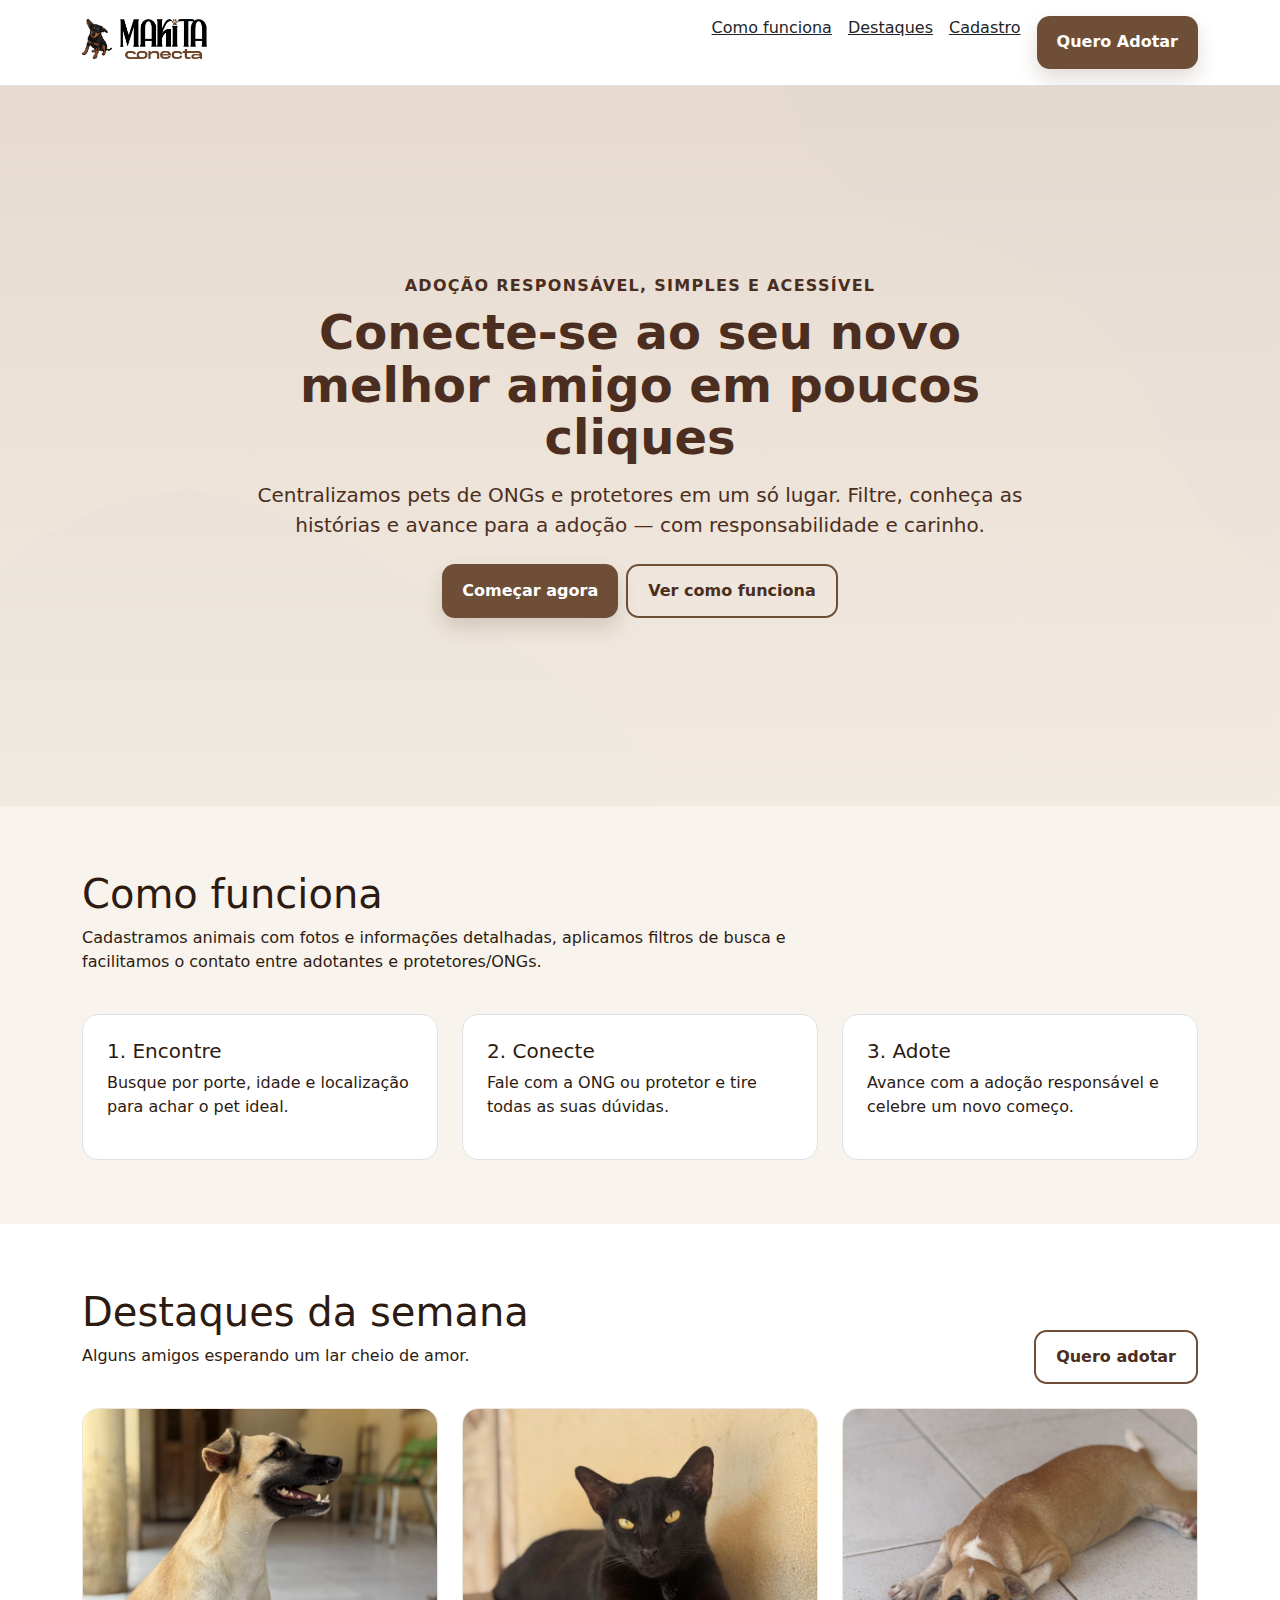
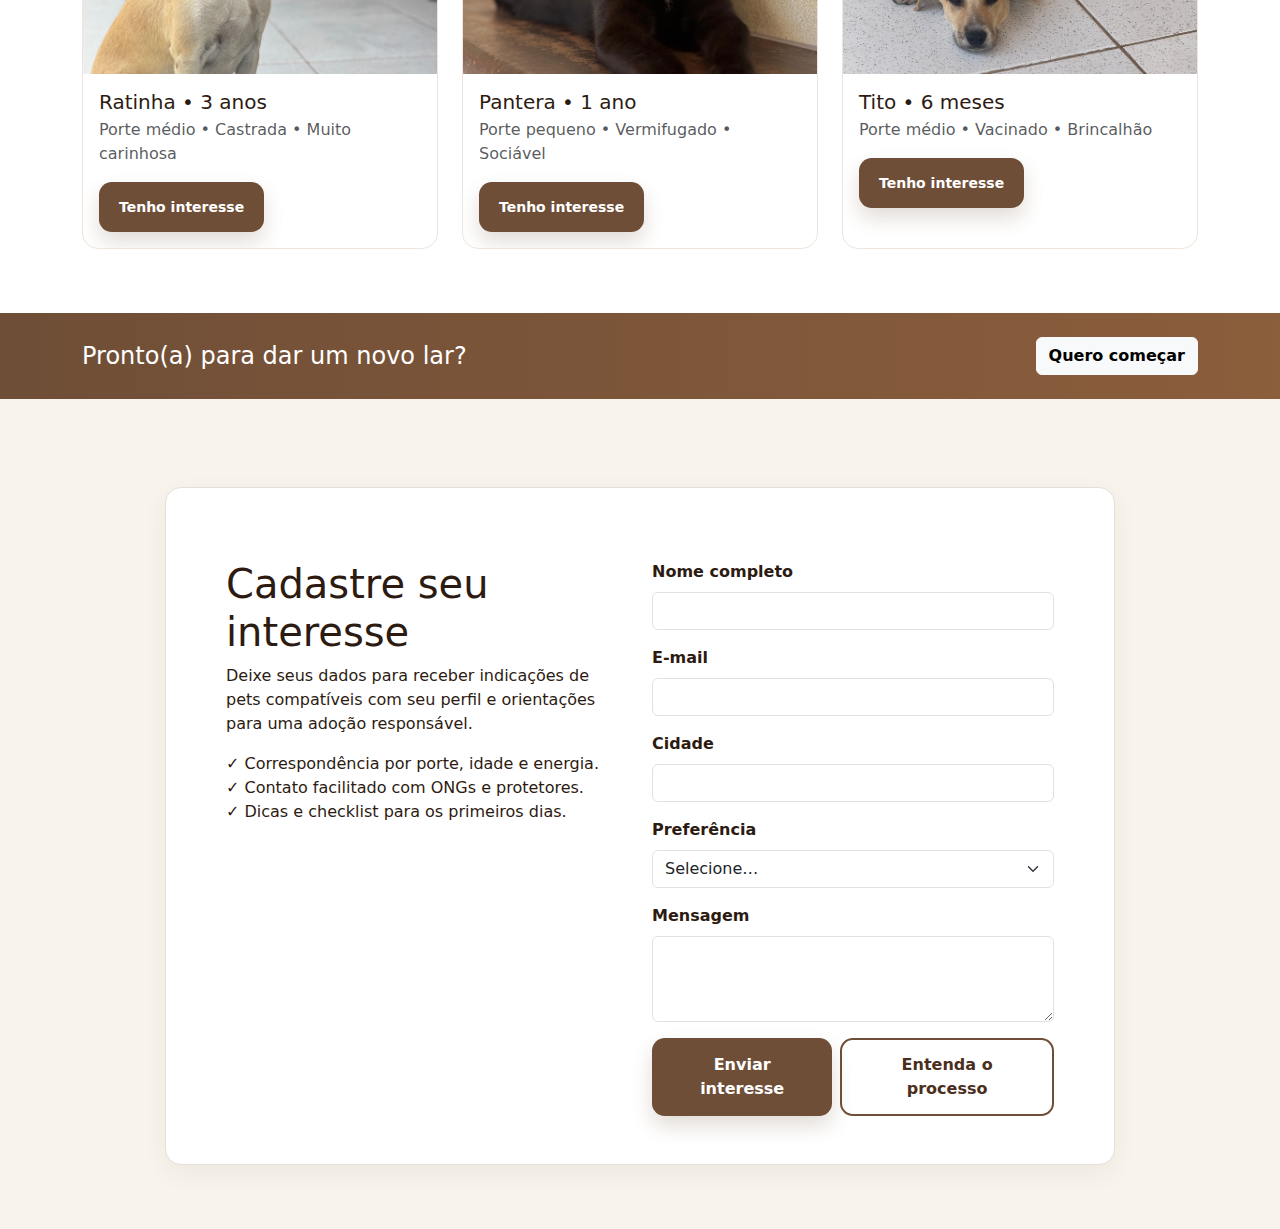
<file: landing page - 1/index.html>
<!DOCTYPE html>
<html lang="pt-br">
<head>
  <meta charset="utf-8" />
  <meta name="viewport" content="width=device-width, initial-scale=1" />
  <title>Makita Conecta — Adote com Responsabilidade</title>
  <link rel="icon" href="assets/favicon-makitaf.png" type="image/png" />

  <!-- Bootstrap -->
  <link href="https://cdn.jsdelivr.net/npm/bootstrap@5.3.3/dist/css/bootstrap.min.css" rel="stylesheet" />
  <!-- CSS custom -->
  <link href="style.css" rel="stylesheet" />
</head>
<body>

  <!-- HEADER -->
  <header class="py-3 border-bottom">
    <div class="container">
      <!-- Grid: row + col divide logo e navegação -->
      <div class="row align-items-center g-2">
        <div class="col-6 col-md-3">
          <a href="#" class="d-inline-flex align-items-center gap-2 fw-bold text-decoration-none" aria-label="Página inicial Makita Conecta">
            <img src="assets/makita.png" alt="Ícone Makita" height="40"/>
            <img src="assets/makitalogo.png" alt="Logo Makita Conecta" height="40"/>
          </a>
        </div>
        <nav class="col-6 col-md-9 d-flex justify-content-end gap-3">
          <a class="link-dark" href="#como-funciona">Como funciona</a>
          <a class="link-dark" href="#destaques">Destaques</a>
          <a class="link-dark" href="#cadastro">Cadastro</a>
          <a class="btn cta-primary" href="#cadastro">Quero Adotar</a>
        </nav>
      </div>
    </div>
  </header>

  <!-- HERO -->
  <section class="hero text-center">
    <div class="container">
      <!-- Grid: centraliza o conteúdo na tela -->
      <div class="row justify-content-center">
        <div class="col-12 col-lg-9">
          <div class="hero-tag text-uppercase mb-2">Adoção responsável, simples e acessível</div>
          <h1 class="display-5 mb-3">Conecte-se ao seu novo melhor amigo em poucos cliques</h1>
          <p class="lead mb-4">Centralizamos pets de ONGs e protetores em um só lugar. Filtre, conheça as histórias e avance para a adoção — com responsabilidade e carinho.</p>
          <div class="d-flex gap-2 justify-content-center flex-wrap">
            <a href="#cadastro" class="btn cta-primary">Começar agora</a>
            <a href="#como-funciona" class="btn cta-outline">Ver como funciona</a>
          </div>
        </div>
      </div>
    </div>
  </section>

  <!-- COMO FUNCIONA -->
  <section id="como-funciona" class="section section-muted">
    <div class="container">
      <!-- Grid: divide título + texto -->
      <div class="row mb-4">
        <div class="col-lg-8">
          <h2 class="h1 mb-2">Como funciona</h2>
          <p>Cadastramos animais com fotos e informações detalhadas, aplicamos filtros de busca e facilitamos o contato entre adotantes e protetores/ONGs.</p>
        </div>
      </div>

      <!-- Grid: 3 colunas para as etapas -->
      <div class="row g-4">
        <div class="col-md-4">
          <div class="p-4 h-100 bg-white rounded-4 border">
            <h3 class="h5">1. Encontre</h3>
            <p>Busque por porte, idade e localização para achar o pet ideal.</p>
          </div>
        </div>
        <div class="col-md-4">
          <div class="p-4 h-100 bg-white rounded-4 border">
            <h3 class="h5">2. Conecte</h3>
            <p>Fale com a ONG ou protetor e tire todas as suas dúvidas.</p>
          </div>
        </div>
        <div class="col-md-4">
          <div class="p-4 h-100 bg-white rounded-4 border">
            <h3 class="h5">3. Adote</h3>
            <p>Avance com a adoção responsável e celebre um novo começo.</p>
          </div>
        </div>
      </div>
    </div>
  </section>

  <!-- DESTAQUES -->
  <section id="destaques" class="section">
    <div class="container">
      <!-- Grid: título à esquerda + botão à direita -->
      <div class="row mb-4 align-items-end">
        <div class="col-lg-8">
          <h2 class="h1 mb-2">Destaques da semana</h2>
          <p>Alguns amigos esperando um lar cheio de amor.</p>
        </div>
        <div class="col-lg-4 text-lg-end">
          <a class="btn cta-outline" href="#cadastro">Quero adotar</a>
        </div>
      </div>

      <!-- Grid: 3 cards lado a lado -->
      <div class="row g-4">
        <div class="col-md-4">
          <article class="pet-card h-100">
            <img src="assets/ratinha.jpg" alt="Cachorro caramelo" />
            <div class="p-3">
              <h3 class="h5 mb-1">Ratinha • 3 anos</h3>
              <p class="text-muted">Porte médio • Castrada • Muito carinhosa</p>
              <a href="#cadastro" class="btn btn-sm cta-primary">Tenho interesse</a>
            </div>
          </article>
        </div>
        <div class="col-md-4">
          <article class="pet-card h-100">
            <img src="assets/pantera.jpg" alt="Gato Preto" />
            <div class="p-3">
              <h3 class="h5 mb-1">Pantera • 1 ano</h3>
              <p class="text-muted">Porte pequeno • Vermifugado • Sociável</p>
              <a href="#cadastro" class="btn btn-sm cta-primary">Tenho interesse</a>
            </div>
          </article>
        </div>
        <div class="col-md-4">
          <article class="pet-card h-100">
            <img src="assets/tito.jpg" alt="Cachorro caramelo" />
            <div class="p-3">
              <h3 class="h5 mb-1">Tito • 6 meses</h3>
              <p class="text-muted">Porte médio • Vacinado • Brincalhão</p>
              <a href="#cadastro" class="btn btn-sm cta-primary">Tenho interesse</a>
            </div>
          </article>
        </div>
      </div>
    </div>
  </section>

  <!-- BARRA CTA -->
  <section class="py-4 cta-bar">
    <div class="container">
      <!-- Grid: divide texto e botão -->
      <div class="row align-items-center g-3">
        <div class="col-lg">
          <p class="h4 text-white mb-0">Pronto(a) para dar um novo lar?</p>
        </div>
        <div class="col-lg-auto text-lg-end">
          <a class="btn btn-light fw-bold" href="#cadastro">Quero começar</a>
        </div>
      </div>
    </div>
  </section>

<!-- FORM -->
<section id="cadastro" class="section section-muted">
  <div class="container">
    <div class="row justify-content-center">
      <!-- Grid principal -->
      <div class="col-lg-10 row g-4 p-4 p-lg-5 lead-box">
        
        <!-- Coluna 1: Texto -->
        <div class="col-lg-6">
          <h2 class="h1">Cadastre seu interesse</h2>
          <p>Deixe seus dados para receber indicações de pets compatíveis com seu perfil e orientações para uma adoção responsável.</p>
          <ul class="list-unstyled mt-3">
            <li>✓ Correspondência por porte, idade e energia.</li>
            <li>✓ Contato facilitado com ONGs e protetores.</li>
            <li>✓ Dicas e checklist para os primeiros dias.</li>
          </ul>
        </div>

        <!-- Coluna 2: Formulário -->
        <div class="col-lg-6">
          <form>
            <label for="nome" class="form-label">Nome completo</label>
            <input type="text" id="nome" name="nome" class="form-control mb-3" required />

            <label for="email" class="form-label">E-mail</label>
            <input type="email" id="email" name="email" class="form-control mb-3" required />

            <label for="cidade" class="form-label">Cidade</label>
            <input type="text" id="cidade" name="cidade" class="form-control mb-3" />

            <label for="preferencia" class="form-label">Preferência</label>
            <select id="preferencia" name="preferencia" class="form-select mb-3">
              <option value="">Selecione…</option>
              <option value="cao">Cão</option>
              <option value="gato">Gato</option>
              <option value="outros">Outros</option>
            </select>

            <label for="mensagem" class="form-label">Mensagem</label>
            <textarea id="mensagem" name="mensagem" class="form-control mb-3" rows="3"></textarea>

            <div class="d-grid d-sm-flex gap-2">
              <button type="submit" class="btn cta-primary">Enviar interesse</button>
              <a href="#como-funciona" class="btn cta-outline">Entenda o processo</a>
            </div>
          </form>
        </div>

      </div>
    </div>
  </div>
</section>
</file>
<file: landing page - 1/style.css>
:root {
  --brand: #6f4e37;       /* marrom principal */
  --brand-ink: #4b2e20;   /* marrom escuro */
  --ink: #2d1b12;         /* texto */
  --sky: #f8f3ec;         /* bege de fundo */
  --accent: #c97a40;      /* destaque */
}

html, body { height: 100%; }
body {
  font-family: system-ui, -apple-system, Segoe UI, Roboto, Ubuntu, Cantarell, "Helvetica Neue", Arial, "Noto Sans";
  color: var(--ink);
  background: #fff;
}

/* HERO */
.hero {
  position: relative;
  min-height: 80vh;
  display: grid;
  place-items: center;
  color: var(--brand-ink);
  background:
    linear-gradient(180deg, rgba(248,243,236,0.85) 0%, rgba(248,243,236,0.95) 100%),
    url("assets/bg.png") center/cover no-repeat;
}
.hero-tag { font-weight: 700; letter-spacing: .08em; color: var(--brand-ink); }
.hero h1 { font-weight: 800; line-height: 1.1; }

/* BOTÕES */
.cta-primary {
  background: var(--brand);
  border: none;
  color: #fff;
  padding: .9rem 1.25rem;
  border-radius: .8rem;
  font-weight: 700;
  box-shadow: 0 10px 20px rgba(111,78,55,.2);
  transition: transform .15s ease, box-shadow .15s ease, background .2s ease;
}
.cta-primary:hover {
  background: var(--brand-ink);
  transform: translateY(-2px);
  box-shadow: 0 14px 28px rgba(75,46,32,.24);
}
.cta-outline {
  background: transparent;
  border: 2px solid var(--brand);
  color: var(--brand-ink);
  padding: .8rem 1.25rem;
  border-radius: .8rem;
  font-weight: 700;
}
.cta-outline:hover {
  border-color: var(--brand-ink);
  color: var(--brand-ink);
  background: #f1e7df;
}

/* SEÇÕES */
.section { padding: 4rem 0; }
.section-muted { background: var(--sky); }

/* CARDS PET */
.pet-card {
  border: 1px solid #eee5dc;
  border-radius: 1rem;
  overflow: hidden;
  transition: transform .15s ease, box-shadow .15s ease;
  background: #fff;
}
.pet-card:hover { transform: translateY(-4px); box-shadow: 0 10px 30px rgba(0,0,0,.08); }
.pet-card img { aspect-ratio: 4/3; object-fit: cover; width: 100%; }

/* FORM */
.lead-box {
  border: 1px solid #e6e0da;
  border-radius: 1rem;
  background: #ffffff;
  box-shadow: 0 8px 24px rgba(75,46,32,.06);
}
.form-label { font-weight: 600; }
.form-control:focus, .form-select:focus {
  border-color: var(--brand);
  box-shadow: 0 0 0 .2rem rgba(111,78,55,.2);
}

/* CTA BAR */
.cta-bar {
  background: linear-gradient(90deg, var(--brand), #8b5e3c);
}

/* FOOTER */
footer { background: #2d1b12; color: #efe9e4; }
footer a { color: #d9c2b3; text-decoration: none; }
footer a:hover { color: #fff; text-decoration: underline; }

@media (max-width: 576px) {
  .hero h1 { font-size: 1.9rem; }
}
</file>
